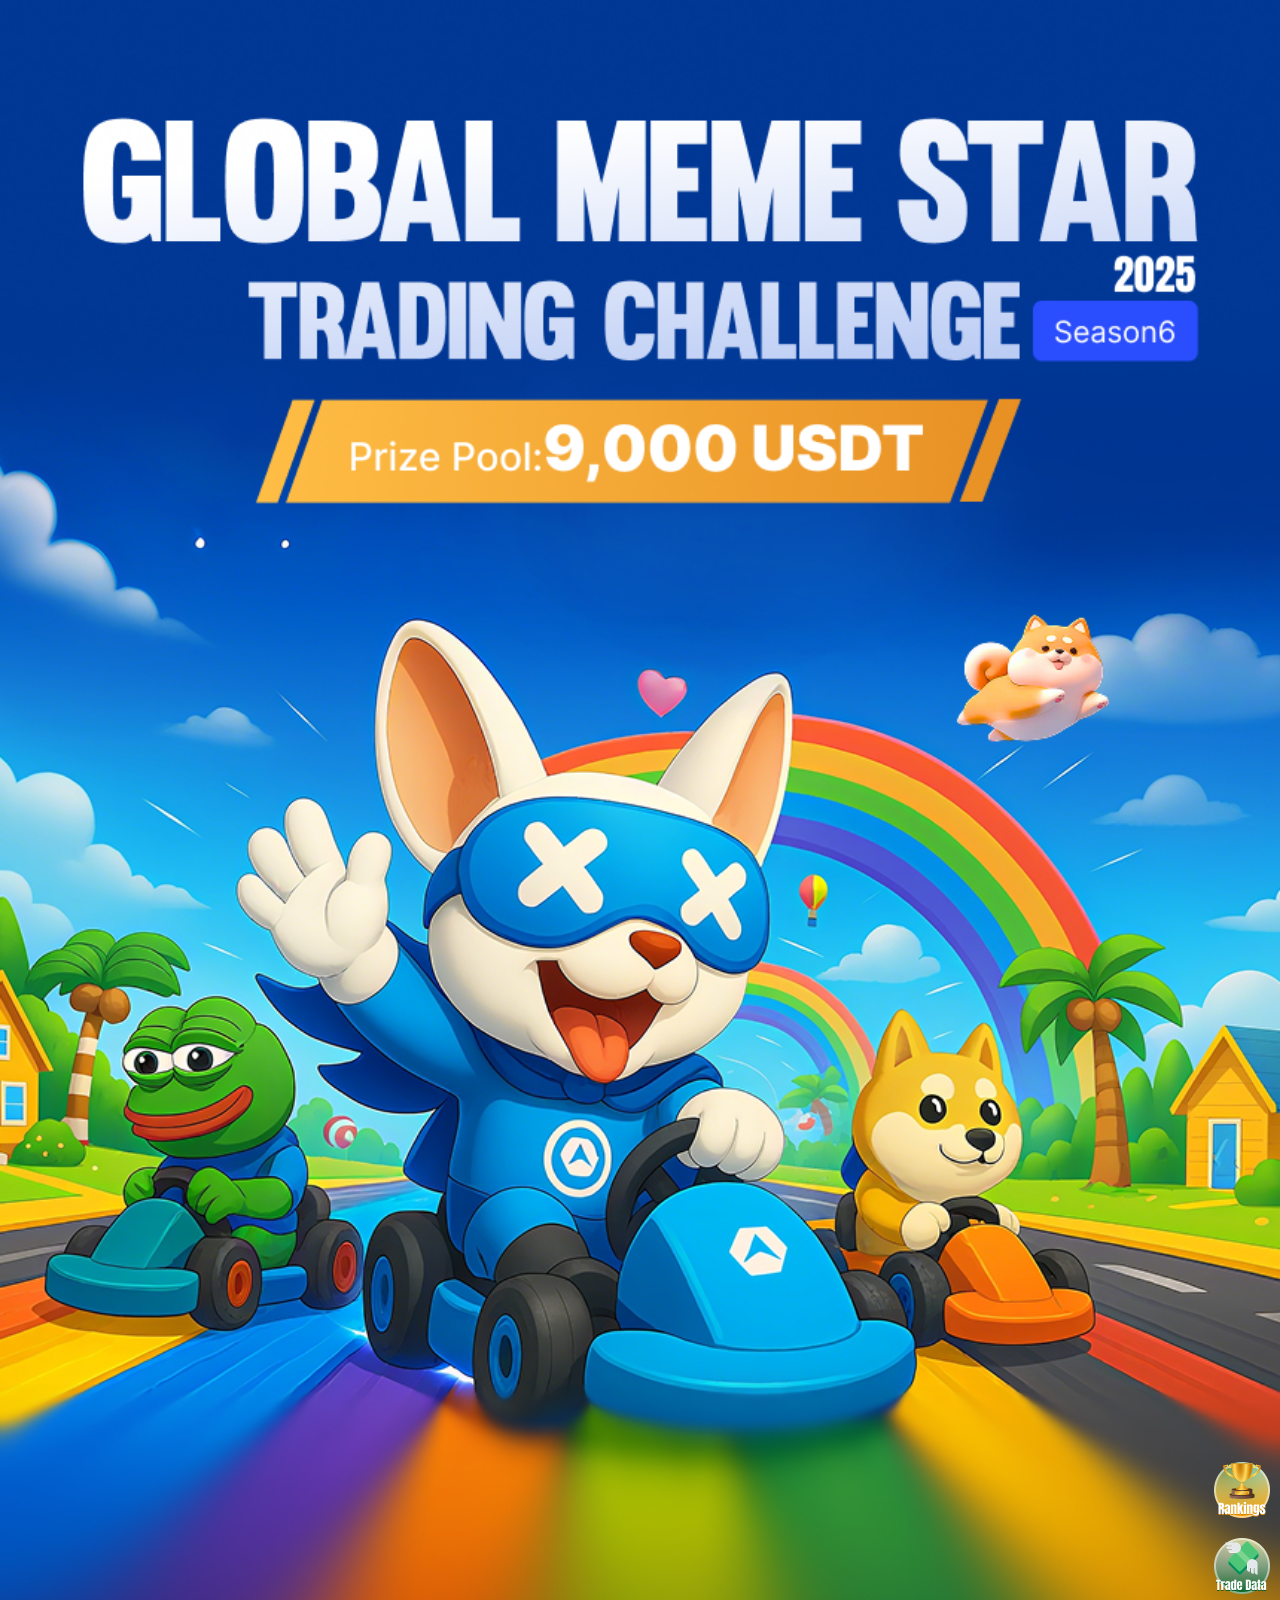
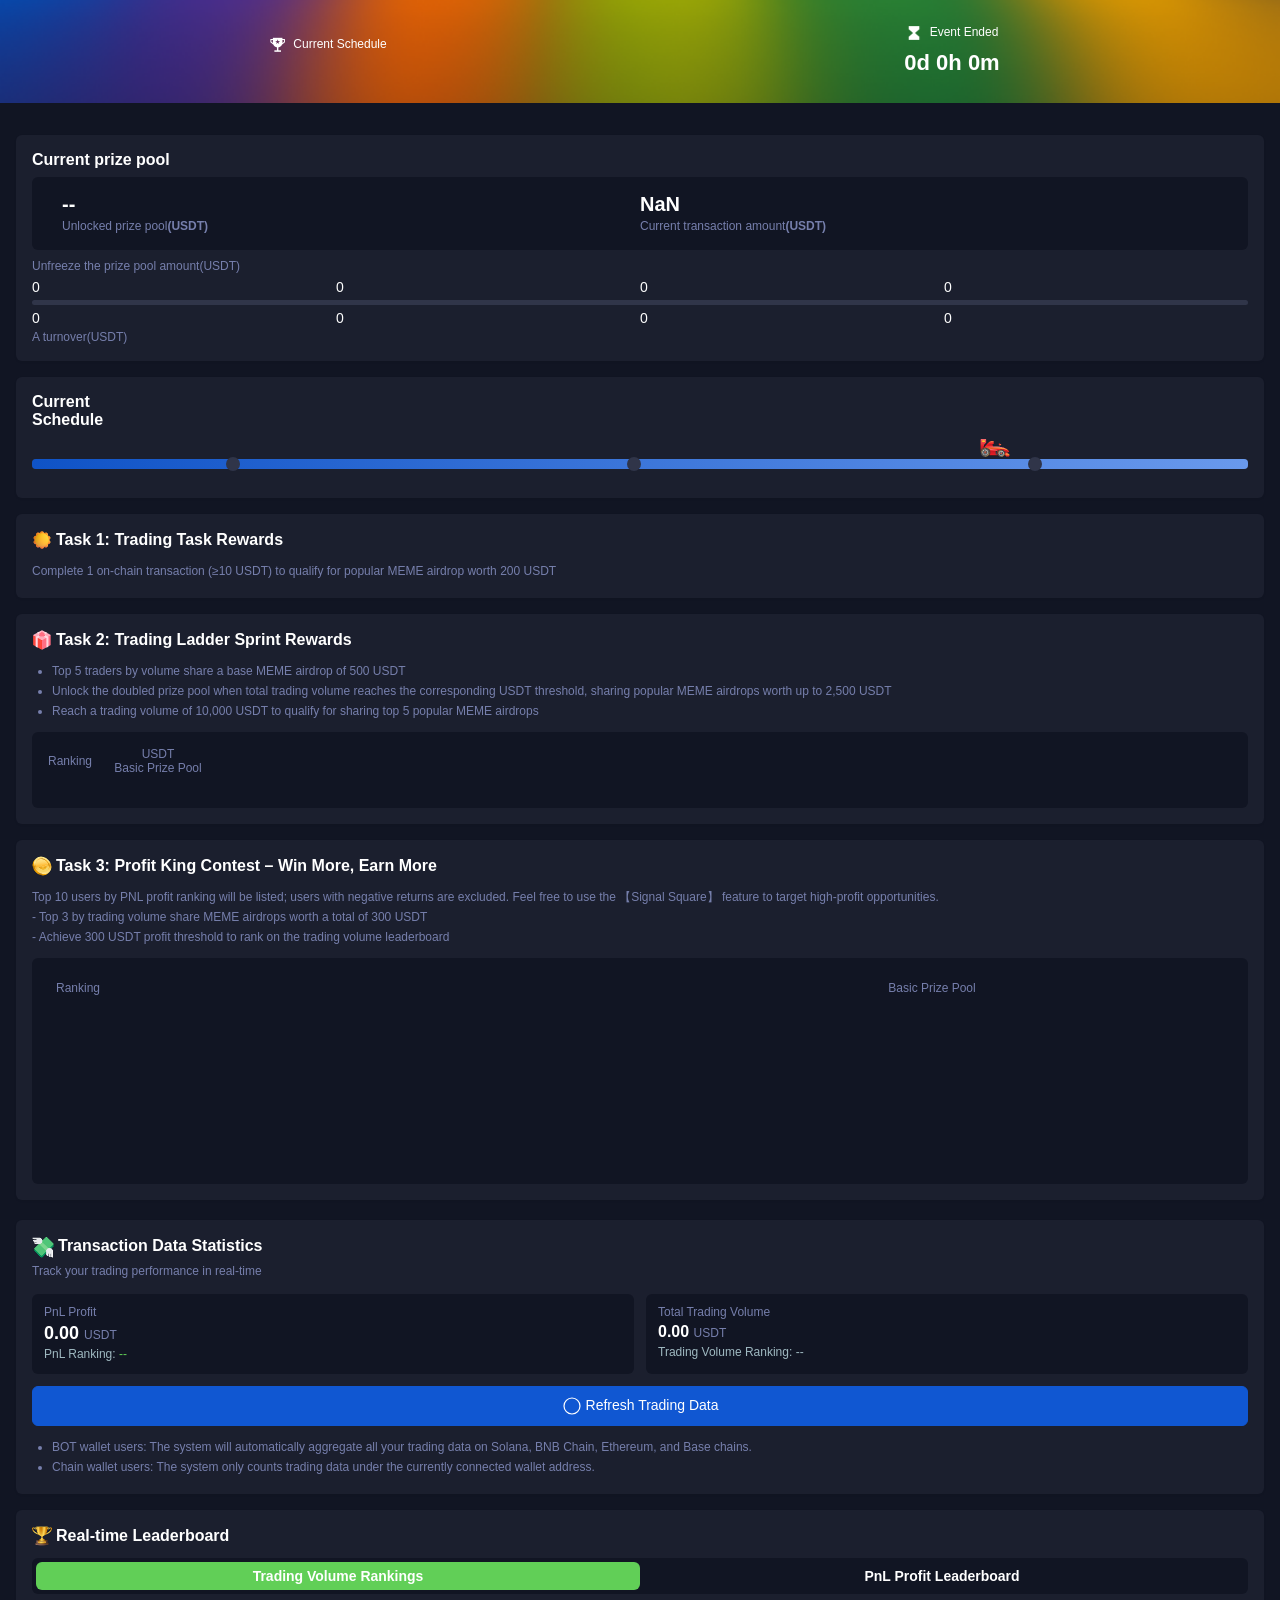
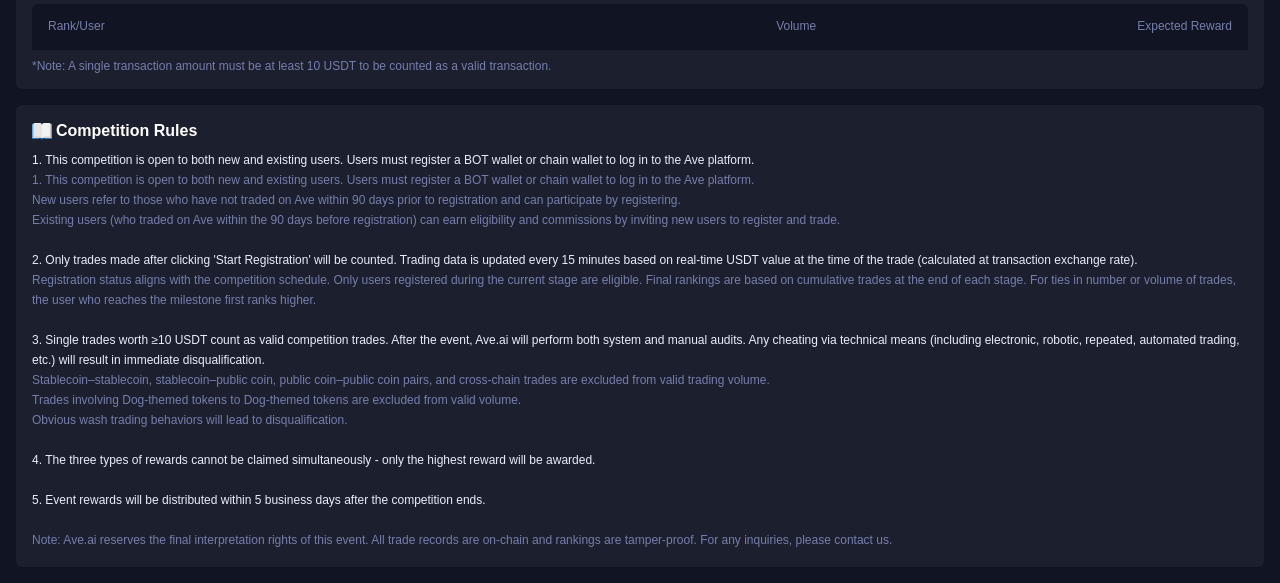
<file: index.html>
<!doctype html><html lang="en"><head><meta charset="UTF-8"><meta name="viewport" content="width=device-width,initial-scale=1,maximum-scale=1"><link rel="icon" href="/favicon.ico"><title>Ave.ai</title><meta property="og:type" content="website"/><meta property="og:url" content="https://airdrop.ave.ai"/><meta property="og:title" content="Ave.ai MEME Trading Airdrop Challenge"/><meta property="og:description" content="Join the AVE Global Meme Star Challenge to win from a 9,000 USDT airdrop! 🚀 Stage 1 is now live—just one trade ≥10 USDT gets you in! More trading, bigger rewards unlocked. Climb the leaderboard to win up to 2,500 USDT in meme tokens. Don't miss out! 🎉"/><meta property="og:image" content="https://ave.s3.ap-east-1.amazonaws.com/logo/share-7.jpeg"/><meta property="og:image:width" content="1200"><meta property="og:image:height" content="600"><meta property="twitter:card" content="summary_large_image"/><meta property="twitter:url" content="https://airdrop.ave.ai"/><meta property="twitter:title" content="Ave.ai MEME Trading Airdrop Challenge"/><meta property="twitter:description" content="Join the AVE Global Meme Star Challenge to win from a 9,000 USDT airdrop! 🚀 Stage 1 is now live—just one trade ≥10 USDT gets you in! More trading, bigger rewards unlocked. Climb the leaderboard to win up to 2,500 USDT in meme tokens. Don't miss out! 🎉"/><meta property="twitter:image" content="https://ave.s3.ap-east-1.amazonaws.com/logo/share-7.jpeg"/><meta property="fb:app_id" content="1024585522541030"><script src="/vemachine.js"></script><script type="module" crossorigin src="/assets/index-f9101322.js"></script><link rel="stylesheet" href="/assets/index-5f0ae6ea.css"><script type="module">import.meta.url;import("_").catch(()=>1);async function* g(){};if(location.protocol!="file:"){window.__vite_is_modern_browser=true}</script><script type="module">!function(){if(window.__vite_is_modern_browser)return;console.warn("vite: loading legacy chunks, syntax error above and the same error below should be ignored");var e=document.getElementById("vite-legacy-polyfill"),n=document.createElement("script");n.src=e.src,n.onload=function(){System.import(document.getElementById('vite-legacy-entry').getAttribute('data-src'))},document.body.appendChild(n)}();</script></head><body><div id="app"></div><script>(function() {
      const prefersDark = window.matchMedia && window.matchMedia('(prefers-color-scheme: dark)').matches
      const setting = localStorage.getItem('color-schema') || 'auto'
      if (setting === 'dark' || (prefersDark && setting !== 'light'))
        document.documentElement.classList.toggle('dark', true)
    })()</script><script nomodule>!function(){var e=document,t=e.createElement("script");if(!("noModule"in t)&&"onbeforeload"in t){var n=!1;e.addEventListener("beforeload",(function(e){if(e.target===t)n=!0;else if(!e.target.hasAttribute("nomodule")||!n)return;e.preventDefault()}),!0),t.type="module",t.src=".",e.head.appendChild(t),t.remove()}}();</script><script nomodule crossorigin id="vite-legacy-polyfill" src="/assets/polyfills-legacy-a2e82b4e.js"></script><script nomodule crossorigin id="vite-legacy-entry" data-src="/assets/index-legacy-d8ea9b26.js">System.import(document.getElementById('vite-legacy-entry').getAttribute('data-src'))</script></body></html>
</file>
<file: assets/index-5f0ae6ea.css>
@charset "UTF-8";*,:before,:after{box-sizing:border-box;border-width:0;border-style:solid;border-color:#e5e7eb}html{line-height:1.5;-webkit-text-size-adjust:100%;-moz-tab-size:4;-o-tab-size:4;tab-size:4;font-family:ui-sans-serif,system-ui,-apple-system,BlinkMacSystemFont,Segoe UI,Roboto,Helvetica Neue,Arial,Noto Sans,sans-serif,"Apple Color Emoji","Segoe UI Emoji",Segoe UI Symbol,"Noto Color Emoji"}body{margin:0;line-height:inherit}hr{height:0;color:inherit;border-top-width:.02667rem}abbr:where([title]){-webkit-text-decoration:underline dotted;text-decoration:underline dotted}h1,h2,h3,h4,h5,h6{font-size:inherit;font-weight:inherit}a{color:inherit;text-decoration:inherit}b,strong{font-weight:bolder}code,kbd,samp,pre{font-family:ui-monospace,SFMono-Regular,Menlo,Monaco,Consolas,Liberation Mono,Courier New,monospace;font-size:1em}small{font-size:80%}sub,sup{font-size:75%;line-height:0;position:relative;vertical-align:baseline}sub{bottom:-.25em}sup{top:-.5em}table{text-indent:0;border-color:inherit;border-collapse:collapse}button,input,optgroup,select,textarea{font-family:inherit;font-feature-settings:inherit;font-variation-settings:inherit;font-size:100%;font-weight:inherit;line-height:inherit;color:inherit;margin:0;padding:0}button,select{text-transform:none}button,[type=button],[type=reset],[type=submit]{-webkit-appearance:button;background-color:transparent;background-image:none}:-moz-focusring{outline:auto}:-moz-ui-invalid{box-shadow:none}progress{vertical-align:baseline}::-webkit-inner-spin-button,::-webkit-outer-spin-button{height:auto}[type=search]{-webkit-appearance:textfield;outline-offset:-.05333rem}::-webkit-search-decoration{-webkit-appearance:none}::-webkit-file-upload-button{-webkit-appearance:button;font:inherit}summary{display:list-item}blockquote,dl,dd,h1,h2,h3,h4,h5,h6,hr,figure,p,pre{margin:0}fieldset{margin:0;padding:0}legend{padding:0}ol,ul,menu{list-style:none;margin:0;padding:0}textarea{resize:vertical}input::-moz-placeholder,textarea::-moz-placeholder{opacity:1;color:#9ca3af}input::placeholder,textarea::placeholder{opacity:1;color:#9ca3af}button,[role=button]{cursor:pointer}:disabled{cursor:default}img,svg,video,canvas,audio,iframe,embed,object{display:block;vertical-align:middle}img,video{max-width:100%;height:auto}[hidden]{display:none}*,:before,:after{--un-rotate:0;--un-rotate-x:0;--un-rotate-y:0;--un-rotate-z:0;--un-scale-x:1;--un-scale-y:1;--un-scale-z:1;--un-skew-x:0;--un-skew-y:0;--un-translate-x:0;--un-translate-y:0;--un-translate-z:0;--un-pan-x: ;--un-pan-y: ;--un-pinch-zoom: ;--un-scroll-snap-strictness:proximity;--un-ordinal: ;--un-slashed-zero: ;--un-numeric-figure: ;--un-numeric-spacing: ;--un-numeric-fraction: ;--un-border-spacing-x:0;--un-border-spacing-y:0;--un-ring-offset-shadow:0 0 rgba(0,0,0,0);--un-ring-shadow:0 0 rgba(0,0,0,0);--un-shadow-inset: ;--un-shadow:0 0 rgba(0,0,0,0);--un-ring-inset: ;--un-ring-offset-width:0;--un-ring-offset-color:#fff;--un-ring-width:0;--un-ring-color:rgba(147,197,253,.5);--un-blur: ;--un-brightness: ;--un-contrast: ;--un-drop-shadow: ;--un-grayscale: ;--un-hue-rotate: ;--un-invert: ;--un-saturate: ;--un-sepia: ;--un-backdrop-blur: ;--un-backdrop-brightness: ;--un-backdrop-contrast: ;--un-backdrop-grayscale: ;--un-backdrop-hue-rotate: ;--un-backdrop-invert: ;--un-backdrop-opacity: ;--un-backdrop-saturate: ;--un-backdrop-sepia: }::backdrop{--un-rotate:0;--un-rotate-x:0;--un-rotate-y:0;--un-rotate-z:0;--un-scale-x:1;--un-scale-y:1;--un-scale-z:1;--un-skew-x:0;--un-skew-y:0;--un-translate-x:0;--un-translate-y:0;--un-translate-z:0;--un-pan-x: ;--un-pan-y: ;--un-pinch-zoom: ;--un-scroll-snap-strictness:proximity;--un-ordinal: ;--un-slashed-zero: ;--un-numeric-figure: ;--un-numeric-spacing: ;--un-numeric-fraction: ;--un-border-spacing-x:0;--un-border-spacing-y:0;--un-ring-offset-shadow:0 0 rgba(0,0,0,0);--un-ring-shadow:0 0 rgba(0,0,0,0);--un-shadow-inset: ;--un-shadow:0 0 rgba(0,0,0,0);--un-ring-inset: ;--un-ring-offset-width:0;--un-ring-offset-color:#fff;--un-ring-width:0;--un-ring-color:rgba(147,197,253,.5);--un-blur: ;--un-brightness: ;--un-contrast: ;--un-drop-shadow: ;--un-grayscale: ;--un-hue-rotate: ;--un-invert: ;--un-saturate: ;--un-sepia: ;--un-backdrop-blur: ;--un-backdrop-brightness: ;--un-backdrop-contrast: ;--un-backdrop-grayscale: ;--un-backdrop-hue-rotate: ;--un-backdrop-invert: ;--un-backdrop-opacity: ;--un-backdrop-saturate: ;--un-backdrop-sepia: }@font-face{font-family:DM Mono;font-style:normal;font-weight:400;font-display:swap;src:url(https://fonts.gstatic.com/s/dmmono/v15/aFTU7PB1QTsUX8KYthSQBLyM.woff2) format("woff2");unicode-range:U+0100-02BA,U+02BD-02C5,U+02C7-02CC,U+02CE-02D7,U+02DD-02FF,U+0304,U+0308,U+0329,U+1D00-1DBF,U+1E00-1E9F,U+1EF2-1EFF,U+2020,U+20A0-20AB,U+20AD-20C0,U+2113,U+2C60-2C7F,U+A720-A7FF}@font-face{font-family:DM Mono;font-style:normal;font-weight:400;font-display:swap;src:url(https://fonts.gstatic.com/s/dmmono/v15/aFTU7PB1QTsUX8KYthqQBA.woff2) format("woff2");unicode-range:U+0000-00FF,U+0131,U+0152-0153,U+02BB-02BC,U+02C6,U+02DA,U+02DC,U+0304,U+0308,U+0329,U+2000-206F,U+20AC,U+2122,U+2191,U+2193,U+2212,U+2215,U+FEFF,U+FFFD}@font-face{font-family:DM Sans;font-style:normal;font-weight:400;font-display:swap;src:url(https://fonts.gstatic.com/s/dmsans/v16/rP2tp2ywxg089UriI5-g4vlH9VoD8CmcqZG40F9JadbnoEwAopxRR232VGM.woff2) format("woff2");unicode-range:U+0100-02BA,U+02BD-02C5,U+02C7-02CC,U+02CE-02D7,U+02DD-02FF,U+0304,U+0308,U+0329,U+1D00-1DBF,U+1E00-1E9F,U+1EF2-1EFF,U+2020,U+20A0-20AB,U+20AD-20C0,U+2113,U+2C60-2C7F,U+A720-A7FF}@font-face{font-family:DM Sans;font-style:normal;font-weight:400;font-display:swap;src:url(https://fonts.gstatic.com/s/dmsans/v16/rP2tp2ywxg089UriI5-g4vlH9VoD8CmcqZG40F9JadbnoEwAopxRSW32.woff2) format("woff2");unicode-range:U+0000-00FF,U+0131,U+0152-0153,U+02BB-02BC,U+02C6,U+02DA,U+02DC,U+0304,U+0308,U+0329,U+2000-206F,U+20AC,U+2122,U+2191,U+2193,U+2212,U+2215,U+FEFF,U+FFFD}@font-face{font-family:"DM Serif Display";font-style:normal;font-weight:400;font-display:swap;src:url(https://fonts.gstatic.com/s/dmserifdisplay/v16/-nFnOHM81r4j6k0gjAW3mujVU2B2G_5x0ujy.woff2) format("woff2");unicode-range:U+0100-02BA,U+02BD-02C5,U+02C7-02CC,U+02CE-02D7,U+02DD-02FF,U+0304,U+0308,U+0329,U+1D00-1DBF,U+1E00-1E9F,U+1EF2-1EFF,U+2020,U+20A0-20AB,U+20AD-20C0,U+2113,U+2C60-2C7F,U+A720-A7FF}@font-face{font-family:"DM Serif Display";font-style:normal;font-weight:400;font-display:swap;src:url(https://fonts.gstatic.com/s/dmserifdisplay/v16/-nFnOHM81r4j6k0gjAW3mujVU2B2G_Bx0g.woff2) format("woff2");unicode-range:U+0000-00FF,U+0131,U+0152-0153,U+02BB-02BC,U+02C6,U+02DA,U+02DC,U+0304,U+0308,U+0329,U+2000-206F,U+20AC,U+2122,U+2191,U+2193,U+2212,U+2215,U+FEFF,U+FFFD}.absolute{position:absolute}.relative{position:relative}.bottom-109px{bottom:2.90667rem}.bottom-185px{bottom:4.93333rem}.bottom-30px{bottom:.8rem}.right-10px{right:.26667rem}.top-0{top:0}.top-50\%{top:50%}.isolate{isolation:isolate}.grid{display:grid}.grid-cols-2{grid-template-columns:repeat(2,minmax(0,1fr))}.important-my-12px{margin-top:.32rem!important;margin-bottom:.32rem!important}.mx-4px{margin-left:.10667rem;margin-right:.10667rem}.mx-8px{margin-left:.21333rem;margin-right:.21333rem}.my-10px{margin-top:.26667rem;margin-bottom:.26667rem}.my-4px{margin-top:.10667rem;margin-bottom:.10667rem}.my-5px{margin-top:.13333rem;margin-bottom:.13333rem}.mb-12px{margin-bottom:.32rem}.mb-13px{margin-bottom:.34667rem}.mb-20px{margin-bottom:.53333rem}.mb-4px{margin-bottom:.10667rem}.mb-5px{margin-bottom:.13333rem}.mb-8px{margin-bottom:.21333rem}.me{margin-inline-end:1rem}.ml-4px{margin-left:.10667rem}.mr-10px{margin-right:.26667rem}.mr-4px{margin-right:.10667rem}.mr-8px{margin-right:.21333rem}.mt-10px{margin-top:.26667rem}.mt-12px{margin-top:.32rem}.mt-16px{margin-top:.42667rem}.mt-20px{margin-top:.53333rem}.mt-30px{margin-top:.8rem}.mt-4px{margin-top:.10667rem}.mt-5px{margin-top:.13333rem}.mt-8px{margin-top:.21333rem}.box-border{box-sizing:border-box}.block,[block=""]{display:block}.hidden{display:none}.\!w-120px{width:3.2rem!important}.\!w-250px{width:6.66667rem!important}.\!w-50px{width:1.33333rem!important}.h-14px{height:.37333rem}.h-16px{height:.42667rem}.h-1px{height:.02667rem}.h-20px{height:.53333rem}.h-22px{height:.58667rem}.h-30px{height:.8rem}.h-52px{height:1.38667rem}.h-56px{height:1.49333rem}.h-full{height:100%}.max-h-\[260px\]{max-height:6.93333rem}.max-h-40px{max-height:1.06667rem}.max-w-full{max-width:100%}.min-w-120px{min-width:3.2rem}.min-w-16px{min-width:.42667rem}.w-\[140px\]{width:3.73333rem}.w-\[23\%\]{width:23%}.w-\[27\%\]{width:27%}.w-\[50\%\]{width:50%}.w-\[60px\]{width:1.6rem}.w-\[70px\]{width:1.86667rem}.w-100\%,.w-full{width:100%}.w-100px{width:2.66667rem}.w-14px{width:.37333rem}.w-150px{width:4rem}.w-16px{width:.42667rem}.w-20px{width:.53333rem}.w-22px{width:.58667rem}.w-25\%{width:25%}.w-30px{width:.8rem}.w-33\%{width:33%}.w-40px{width:1.06667rem}.w-56px{width:1.49333rem}.flex{display:flex}.flex-1{flex:1 1 0%}.flex-shrink-0{flex-shrink:0}.flex-col{flex-direction:column}.flex-nowrap{flex-wrap:nowrap}.border-collapse{border-collapse:collapse}.translate-y-\[-50\%\]{--un-translate-y:-50%;transform:translate(var(--un-translate-x)) translateY(var(--un-translate-y)) translateZ(var(--un-translate-z)) rotate(var(--un-rotate)) rotateX(var(--un-rotate-x)) rotateY(var(--un-rotate-y)) rotate(var(--un-rotate-z)) skew(var(--un-skew-x)) skewY(var(--un-skew-y)) scaleX(var(--un-scale-x)) scaleY(var(--un-scale-y)) scaleZ(var(--un-scale-z))}.items-center{align-items:center}.justify-end{justify-content:flex-end}.justify-center{justify-content:center}.justify-between{justify-content:space-between}.gap-12px{gap:.32rem}.overflow-hidden{overflow:hidden}.overflow-x-auto{overflow-x:auto}.overflow-x-hidden{overflow-x:hidden}.overflow-y-auto{overflow-y:auto}.whitespace-nowrap{white-space:nowrap}.border{border-width:.02667rem}.important-rounded-6px{border-radius:.16rem!important}.rounded{border-radius:.25rem}.rounded-12px{border-radius:.32rem}.rounded-2px{border-radius:.05333rem}.rounded-50\%{border-radius:50%}.rounded-6px{border-radius:.16rem}.rounded-t-6px{border-top-left-radius:.16rem;border-top-right-radius:.16rem}.bg-\[\#111523\]{--un-bg-opacity:1;background-color:rgba(17,21,35,var(--un-bg-opacity))}.bg-\[\#146AFF\]{--un-bg-opacity:1;background-color:rgba(20,106,255,var(--un-bg-opacity))}.bg-\[\#303549\]{--un-bg-opacity:1;background-color:rgba(48,53,73,var(--un-bg-opacity))}.bg-\[\#363D51\]{--un-bg-opacity:1;background-color:rgba(54,61,81,var(--un-bg-opacity))}[stroke-width~="10"]{stroke-width:.26667rem}.p-12px{padding:.32rem}.p-14px{padding:.37333rem}.p-16px{padding:.42667rem}.p-4px{padding:.10667rem}.px-10px{padding-left:.26667rem;padding-right:.26667rem}.px-12px{padding-left:.32rem;padding-right:.32rem}.px-16px{padding-left:.42667rem;padding-right:.42667rem}.px-30px{padding-left:.8rem;padding-right:.8rem}.px-5px{padding-left:.13333rem;padding-right:.13333rem}.px-8px{padding-left:.21333rem;padding-right:.21333rem}.py-16px{padding-top:.42667rem;padding-bottom:.42667rem}.py-5px{padding-top:.13333rem;padding-bottom:.13333rem}.py-6px{padding-top:.16rem;padding-bottom:.16rem}.py-8px{padding-top:.21333rem;padding-bottom:.21333rem}.pb-16px{padding-bottom:.42667rem}.pl-0{padding-left:0}.pl-6px{padding-left:.16rem}.pl-8px{padding-left:.21333rem}.pr-10px{padding-right:.26667rem}.pr-14px{padding-right:.37333rem}.pr-16px{padding-right:.42667rem}.pt-10px{padding-top:.26667rem}.pt-8px{padding-top:.21333rem}.text-center{text-align:center}.text-right{text-align:right}.\!text-11px{font-size:.29333rem!important}.\!text-15px{font-size:.4rem!important}.text-10px{font-size:.26667rem}.text-12px{font-size:.32rem}.text-13px{font-size:.34667rem}.text-14px{font-size:.37333rem}.text-16px{font-size:.42667rem}.text-18px{font-size:.48rem}.text-20px{font-size:.53333rem}.text-22px{font-size:.58667rem}.font-500,.font-medium{font-weight:500}.font-700{font-weight:700}.font-normal{font-weight:400}.font-semibold{font-weight:600}.leading-20px{line-height:.53333rem}.leading-50px{line-height:1.33333rem}.color-\[\#767FAC\],.text-\[\#767FAC\]{--un-text-opacity:1;color:rgba(118,127,172,var(--un-text-opacity))}.color-\#000{--un-text-opacity:1;color:rgba(0,0,0,var(--un-text-opacity))}.color-\#333{--un-text-opacity:1;color:rgba(51,51,51,var(--un-text-opacity))}.color-\#fff,.color-white,.text-\[\#fff\],.text-white,[color~="#fff"]{--un-text-opacity:1;color:rgba(255,255,255,var(--un-text-opacity))}[color~="#0F53C7"]{--un-text-opacity:1;color:rgba(15,83,199,var(--un-text-opacity))}[color~="#1057D2"]{--un-text-opacity:1;color:rgba(16,87,210,var(--un-text-opacity))}[color~="#6999EC"]{--un-text-opacity:1;color:rgba(105,153,236,var(--un-text-opacity))}.text-\[\#61CF57\]{--un-text-opacity:1;color:rgba(97,207,87,var(--un-text-opacity))}.text-\[\#9FB9C1\]{--un-text-opacity:1;color:rgba(159,185,193,var(--un-text-opacity))}.text-\[\#EAEEFC\]{--un-text-opacity:1;color:rgba(234,238,252,var(--un-text-opacity))}.transition-width{transition-property:width;transition-timing-function:cubic-bezier(.4,0,.2,1);transition-duration:.15s}.duration-300{transition-duration:.3s}:root,:host{--van-black: #000;--van-white: #fff;--van-gray-1: #f7f8fa;--van-gray-2: #f2f3f5;--van-gray-3: #ebedf0;--van-gray-4: #dcdee0;--van-gray-5: #c8c9cc;--van-gray-6: #969799;--van-gray-7: #646566;--van-gray-8: #323233;--van-red: #ee0a24;--van-blue: #1989fa;--van-orange: #ff976a;--van-orange-dark: #ed6a0c;--van-orange-light: #fffbe8;--van-green: #07c160;--van-gradient-red: linear-gradient(to right, #ff6034, #ee0a24);--van-gradient-orange: linear-gradient(to right, #ffd01e, #ff8917);--van-primary-color: var(--van-blue);--van-success-color: var(--van-green);--van-danger-color: var(--van-red);--van-warning-color: var(--van-orange);--van-text-color: var(--van-gray-8);--van-text-color-2: var(--van-gray-6);--van-text-color-3: var(--van-gray-5);--van-active-color: var(--van-gray-2);--van-active-opacity: .6;--van-disabled-opacity: .5;--van-background: var(--van-gray-1);--van-background-2: var(--van-white);--van-background-3: var(--van-white);--van-padding-base: .10667rem;--van-padding-xs: .21333rem;--van-padding-sm: .32rem;--van-padding-md: .42667rem;--van-padding-lg: .64rem;--van-padding-xl: .85333rem;--van-font-bold: 600;--van-font-size-xs: .26667rem;--van-font-size-sm: .32rem;--van-font-size-md: .37333rem;--van-font-size-lg: .42667rem;--van-line-height-xs: .37333rem;--van-line-height-sm: .48rem;--van-line-height-md: .53333rem;--van-line-height-lg: .58667rem;--van-base-font: -apple-system, BlinkMacSystemFont, "Helvetica Neue", Helvetica, Segoe UI, Arial, Roboto, "PingFang SC", "miui", "Hiragino Sans GB", "Microsoft Yahei", sans-serif;--van-price-font: avenir-heavy, "PingFang SC", helvetica neue, arial, sans-serif;--van-duration-base: .3s;--van-duration-fast: .2s;--van-ease-out: ease-out;--van-ease-in: ease-in;--van-border-color: var(--van-gray-3);--van-border-width: .02667rem;--van-radius-sm: .05333rem;--van-radius-md: .10667rem;--van-radius-lg: .21333rem;--van-radius-max: 26.64rem}.van-theme-dark{--van-text-color: #f5f5f5;--van-text-color-2: #707070;--van-text-color-3: #4d4d4d;--van-border-color: #3a3a3c;--van-active-color: #3a3a3c;--van-background: #000;--van-background-2: #1c1c1e;--van-background-3: #37363b}html{-webkit-tap-highlight-color:transparent}body{margin:0;font-family:var(--van-base-font)}a{text-decoration:none}input,button,textarea{color:inherit;font:inherit}a:focus,input:focus,button:focus,textarea:focus,[class*=van-]:focus{outline:none}ol,ul{margin:0;padding:0;list-style:none}@keyframes van-slide-up-enter{0%{transform:translate3d(0,100%,0)}}@keyframes van-slide-up-leave{to{transform:translate3d(0,100%,0)}}@keyframes van-slide-down-enter{0%{transform:translate3d(0,-100%,0)}}@keyframes van-slide-down-leave{to{transform:translate3d(0,-100%,0)}}@keyframes van-slide-left-enter{0%{transform:translate3d(-100%,0,0)}}@keyframes van-slide-left-leave{to{transform:translate3d(-100%,0,0)}}@keyframes van-slide-right-enter{0%{transform:translate3d(100%,0,0)}}@keyframes van-slide-right-leave{to{transform:translate3d(100%,0,0)}}@keyframes van-fade-in{0%{opacity:0}to{opacity:1}}@keyframes van-fade-out{0%{opacity:1}to{opacity:0}}@keyframes van-rotate{0%{transform:rotate(0)}to{transform:rotate(360deg)}}.van-fade-enter-active{animation:var(--van-duration-base) van-fade-in both var(--van-ease-out)}.van-fade-leave-active{animation:var(--van-duration-base) van-fade-out both var(--van-ease-in)}.van-slide-up-enter-active{animation:van-slide-up-enter var(--van-duration-base) both var(--van-ease-out)}.van-slide-up-leave-active{animation:van-slide-up-leave var(--van-duration-base) both var(--van-ease-in)}.van-slide-down-enter-active{animation:van-slide-down-enter var(--van-duration-base) both var(--van-ease-out)}.van-slide-down-leave-active{animation:van-slide-down-leave var(--van-duration-base) both var(--van-ease-in)}.van-slide-left-enter-active{animation:van-slide-left-enter var(--van-duration-base) both var(--van-ease-out)}.van-slide-left-leave-active{animation:van-slide-left-leave var(--van-duration-base) both var(--van-ease-in)}.van-slide-right-enter-active{animation:van-slide-right-enter var(--van-duration-base) both var(--van-ease-out)}.van-slide-right-leave-active{animation:van-slide-right-leave var(--van-duration-base) both var(--van-ease-in)}.van-clearfix:after{display:table;clear:both;content:""}.van-ellipsis{overflow:hidden;white-space:nowrap;text-overflow:ellipsis}.van-multi-ellipsis--l2{display:-webkit-box;overflow:hidden;text-overflow:ellipsis;-webkit-line-clamp:2;line-break:anywhere;-webkit-box-orient:vertical}.van-multi-ellipsis--l3{display:-webkit-box;overflow:hidden;text-overflow:ellipsis;-webkit-line-clamp:3;line-break:anywhere;-webkit-box-orient:vertical}.van-safe-area-top{padding-top:constant(safe-area-inset-top);padding-top:env(safe-area-inset-top)}.van-safe-area-bottom{padding-bottom:constant(safe-area-inset-bottom);padding-bottom:env(safe-area-inset-bottom)}.van-haptics-feedback{cursor:pointer}.van-haptics-feedback:active{opacity:var(--van-active-opacity)}[class*=van-hairline]:after{position:absolute;box-sizing:border-box;content:" ";pointer-events:none;top:-50%;right:-50%;bottom:-50%;left:-50%;border:0 solid var(--van-border-color);transform:scale(.5)}.van-hairline,.van-hairline--top,.van-hairline--left,.van-hairline--right,.van-hairline--bottom,.van-hairline--surround,.van-hairline--top-bottom{position:relative}.van-hairline--top:after{border-top-width:var(--van-border-width)}.van-hairline--left:after{border-left-width:var(--van-border-width)}.van-hairline--right:after{border-right-width:var(--van-border-width)}.van-hairline--bottom:after{border-bottom-width:var(--van-border-width)}.van-hairline--top-bottom:after,.van-hairline-unset--top-bottom:after{border-width:var(--van-border-width) 0}.van-hairline--surround:after{border-width:var(--van-border-width)}:root,:host{--van-count-down-text-color: var(--van-text-color);--van-count-down-font-size: var(--van-font-size-md);--van-count-down-line-height: var(--van-line-height-md)}.van-count-down{color:var(--van-count-down-text-color);font-size:var(--van-count-down-font-size);line-height:var(--van-count-down-line-height)}.rule-box[data-v-550da2b8]{background:#1B1F2E;box-shadow:0 .02667rem .08rem rgba(0,0,0,.05)}.ordered-list[data-v-550da2b8]{list-style-type:none;line-height:.53333rem;margin-bottom:0;color:#eaeefc}.unordered-list[data-v-550da2b8]{list-style-type:none;line-height:.53333rem;color:#767fac}.task-box[data-v-99b0ae5d]{background:#1B1F2E;box-shadow:0 .02667rem .08rem rgba(0,0,0,.05)}.task-box .unordered-list[data-v-99b0ae5d]{list-style-type:none;line-height:.53333rem;color:#767fac}.task-box[data-v-e34e600c]{background:#1B1F2E;box-shadow:0 .02667rem .08rem rgba(0,0,0,.05)}.task-box .task-item[data-v-e34e600c]{background:#303549;height:1.38667rem}.task-box .task-list.active[data-v-e34e600c]{background:#61CF57;border-radius:.16rem;color:#fff}.task-box .unordered-list[data-v-e34e600c]{list-style-type:disc;padding-left:.53333rem;line-height:.53333rem;margin-top:0;margin-bottom:0;font-size:.32rem}.task-box .custom-scrollbar[data-v-e34e600c]{scrollbar-width:thin;scrollbar-color:#414554;max-height:6.93333rem;height:6.93333rem}.task-box .custom-scrollbar[data-v-e34e600c]::-webkit-scrollbar{width:.10667rem}.task-box .custom-scrollbar[data-v-e34e600c]::-webkit-scrollbar-track{background:rgba(0,52,69,.5);border-radius:.05333rem}.task-box .custom-scrollbar[data-v-e34e600c]::-webkit-scrollbar-thumb{background:#414554;border-radius:.05333rem}.task-box[data-v-c40df295]{background:#1B1F2E;box-shadow:0 .02667rem .08rem rgba(0,0,0,.05)}.task-box .task-item[data-v-c40df295]{background:#303549;height:1.38667rem;border-radius:.05333rem}.task-box .task-list.active[data-v-c40df295]{background:#61CF57;border-radius:.16rem;color:#fff}.task-box .unordered-list[data-v-c40df295]{list-style-type:none;line-height:.53333rem;margin-top:0;margin-bottom:0;font-size:.32rem}.task-box .custom-scrollbar[data-v-c40df295]{scrollbar-width:thin;scrollbar-color:#414554;max-height:4.16rem;height:4.16rem}.task-box .custom-scrollbar[data-v-c40df295]::-webkit-scrollbar{width:.10667rem}.task-box .custom-scrollbar[data-v-c40df295]::-webkit-scrollbar-track{background:rgba(0,52,69,.5);border-radius:.05333rem}.task-box .custom-scrollbar[data-v-c40df295]::-webkit-scrollbar-thumb{background:#414554;border-radius:.05333rem}:root,:host{--van-badge-size: .42667rem;--van-badge-color: var(--van-white);--van-badge-padding: 0 .08rem;--van-badge-font-size: var(--van-font-size-sm);--van-badge-font-weight: var(--van-font-bold);--van-badge-border-width: var(--van-border-width);--van-badge-background: var(--van-danger-color);--van-badge-dot-color: var(--van-danger-color);--van-badge-dot-size: .21333rem;--van-badge-font: -apple-system-font, helvetica neue, arial, sans-serif}.van-badge{display:inline-block;box-sizing:border-box;min-width:var(--van-badge-size);padding:var(--van-badge-padding);color:var(--van-badge-color);font-weight:var(--van-badge-font-weight);font-size:var(--van-badge-font-size);font-family:var(--van-badge-font);line-height:1.2;text-align:center;background:var(--van-badge-background);border:var(--van-badge-border-width) solid var(--van-background-2);border-radius:var(--van-radius-max)}.van-badge--fixed{position:absolute;transform-origin:100%}.van-badge--top-left{top:0;left:0;transform:translate(-50%,-50%)}.van-badge--top-right{top:0;right:0;transform:translate(50%,-50%)}.van-badge--bottom-left{bottom:0;left:0;transform:translate(-50%,50%)}.van-badge--bottom-right{bottom:0;right:0;transform:translate(50%,50%)}.van-badge--dot{width:var(--van-badge-dot-size);min-width:0;height:var(--van-badge-dot-size);background:var(--van-badge-dot-color);border-radius:100%;border:none;padding:0}.van-badge__wrapper{position:relative;display:inline-block}.van-icon{position:relative;display:inline-block;font:.37333rem/1 vant-icon;font:normal normal normal .37333rem/1 var(--van-icon-font-family, "vant-icon");font-size:inherit;text-rendering:auto;-webkit-font-smoothing:antialiased}.van-icon:before{display:inline-block}.van-icon-arrow-double-left:before{content:""}.van-icon-arrow-double-right:before{content:""}.van-icon-contact:before{content:""}.van-icon-notes:before{content:""}.van-icon-records:before{content:""}.van-icon-cash-back-record:before{content:""}.van-icon-newspaper:before{content:""}.van-icon-discount:before{content:""}.van-icon-completed:before{content:""}.van-icon-user:before{content:""}.van-icon-description:before{content:""}.van-icon-list-switch:before{content:""}.van-icon-list-switching:before{content:""}.van-icon-link-o:before{content:""}.van-icon-miniprogram-o:before{content:""}.van-icon-qq:before{content:""}.van-icon-wechat-moments:before{content:""}.van-icon-weibo:before{content:""}.van-icon-cash-o:before{content:""}.van-icon-guide-o:before{content:""}.van-icon-invitation:before{content:""}.van-icon-shield-o:before{content:""}.van-icon-exchange:before{content:""}.van-icon-eye:before{content:""}.van-icon-enlarge:before{content:""}.van-icon-expand-o:before{content:""}.van-icon-eye-o:before{content:""}.van-icon-expand:before{content:""}.van-icon-filter-o:before{content:""}.van-icon-fire:before{content:""}.van-icon-fail:before{content:""}.van-icon-failure:before{content:""}.van-icon-fire-o:before{content:""}.van-icon-flag-o:before{content:""}.van-icon-font:before{content:""}.van-icon-font-o:before{content:""}.van-icon-gem-o:before{content:""}.van-icon-flower-o:before{content:""}.van-icon-gem:before{content:""}.van-icon-gift-card:before{content:""}.van-icon-friends:before{content:""}.van-icon-friends-o:before{content:""}.van-icon-gold-coin:before{content:""}.van-icon-gold-coin-o:before{content:""}.van-icon-good-job-o:before{content:""}.van-icon-gift:before{content:""}.van-icon-gift-o:before{content:""}.van-icon-gift-card-o:before{content:""}.van-icon-good-job:before{content:""}.van-icon-home-o:before{content:""}.van-icon-goods-collect:before{content:""}.van-icon-graphic:before{content:""}.van-icon-goods-collect-o:before{content:""}.van-icon-hot-o:before{content:""}.van-icon-info:before{content:""}.van-icon-hotel-o:before{content:""}.van-icon-info-o:before{content:""}.van-icon-hot-sale-o:before{content:""}.van-icon-hot:before{content:""}.van-icon-like:before{content:""}.van-icon-idcard:before{content:""}.van-icon-like-o:before{content:""}.van-icon-hot-sale:before{content:""}.van-icon-location-o:before{content:""}.van-icon-location:before{content:""}.van-icon-label:before{content:""}.van-icon-lock:before{content:""}.van-icon-label-o:before{content:""}.van-icon-map-marked:before{content:""}.van-icon-logistics:before{content:""}.van-icon-manager:before{content:""}.van-icon-more:before{content:""}.van-icon-live:before{content:""}.van-icon-manager-o:before{content:""}.van-icon-medal:before{content:""}.van-icon-more-o:before{content:""}.van-icon-music-o:before{content:""}.van-icon-music:before{content:""}.van-icon-new-arrival-o:before{content:""}.van-icon-medal-o:before{content:""}.van-icon-new-o:before{content:""}.van-icon-free-postage:before{content:""}.van-icon-newspaper-o:before{content:""}.van-icon-new-arrival:before{content:""}.van-icon-minus:before{content:""}.van-icon-orders-o:before{content:""}.van-icon-new:before{content:""}.van-icon-paid:before{content:""}.van-icon-notes-o:before{content:""}.van-icon-other-pay:before{content:""}.van-icon-pause-circle:before{content:""}.van-icon-pause:before{content:""}.van-icon-pause-circle-o:before{content:""}.van-icon-peer-pay:before{content:""}.van-icon-pending-payment:before{content:""}.van-icon-passed:before{content:""}.van-icon-plus:before{content:""}.van-icon-phone-circle-o:before{content:""}.van-icon-phone-o:before{content:""}.van-icon-printer:before{content:""}.van-icon-photo-fail:before{content:""}.van-icon-phone:before{content:""}.van-icon-photo-o:before{content:""}.van-icon-play-circle:before{content:""}.van-icon-play:before{content:""}.van-icon-phone-circle:before{content:""}.van-icon-point-gift-o:before{content:""}.van-icon-point-gift:before{content:""}.van-icon-play-circle-o:before{content:""}.van-icon-shrink:before{content:""}.van-icon-photo:before{content:""}.van-icon-qr:before{content:""}.van-icon-qr-invalid:before{content:""}.van-icon-question-o:before{content:""}.van-icon-revoke:before{content:""}.van-icon-replay:before{content:""}.van-icon-service:before{content:""}.van-icon-question:before{content:""}.van-icon-search:before{content:""}.van-icon-refund-o:before{content:""}.van-icon-service-o:before{content:""}.van-icon-scan:before{content:""}.van-icon-share:before{content:""}.van-icon-send-gift-o:before{content:""}.van-icon-share-o:before{content:""}.van-icon-setting:before{content:""}.van-icon-points:before{content:""}.van-icon-photograph:before{content:""}.van-icon-shop:before{content:""}.van-icon-shop-o:before{content:""}.van-icon-shop-collect-o:before{content:""}.van-icon-shop-collect:before{content:""}.van-icon-smile:before{content:""}.van-icon-shopping-cart-o:before{content:""}.van-icon-sign:before{content:""}.van-icon-sort:before{content:""}.van-icon-star-o:before{content:""}.van-icon-smile-comment-o:before{content:""}.van-icon-stop:before{content:""}.van-icon-stop-circle-o:before{content:""}.van-icon-smile-o:before{content:""}.van-icon-star:before{content:""}.van-icon-success:before{content:""}.van-icon-stop-circle:before{content:""}.van-icon-records-o:before{content:""}.van-icon-shopping-cart:before{content:""}.van-icon-tosend:before{content:""}.van-icon-todo-list:before{content:""}.van-icon-thumb-circle-o:before{content:""}.van-icon-thumb-circle:before{content:""}.van-icon-umbrella-circle:before{content:""}.van-icon-underway:before{content:""}.van-icon-upgrade:before{content:""}.van-icon-todo-list-o:before{content:""}.van-icon-tv-o:before{content:""}.van-icon-underway-o:before{content:""}.van-icon-user-o:before{content:""}.van-icon-vip-card-o:before{content:""}.van-icon-vip-card:before{content:""}.van-icon-send-gift:before{content:""}.van-icon-wap-home:before{content:""}.van-icon-wap-nav:before{content:""}.van-icon-volume-o:before{content:""}.van-icon-video:before{content:""}.van-icon-wap-home-o:before{content:""}.van-icon-volume:before{content:""}.van-icon-warning:before{content:""}.van-icon-weapp-nav:before{content:""}.van-icon-wechat-pay:before{content:""}.van-icon-warning-o:before{content:""}.van-icon-wechat:before{content:""}.van-icon-setting-o:before{content:""}.van-icon-youzan-shield:before{content:""}.van-icon-warn-o:before{content:""}.van-icon-smile-comment:before{content:""}.van-icon-user-circle-o:before{content:""}.van-icon-video-o:before{content:""}.van-icon-add-square:before{content:""}.van-icon-add:before{content:""}.van-icon-arrow-down:before{content:""}.van-icon-arrow-up:before{content:""}.van-icon-arrow:before{content:""}.van-icon-after-sale:before{content:""}.van-icon-add-o:before{content:""}.van-icon-alipay:before{content:""}.van-icon-ascending:before{content:""}.van-icon-apps-o:before{content:""}.van-icon-aim:before{content:""}.van-icon-award:before{content:""}.van-icon-arrow-left:before{content:""}.van-icon-award-o:before{content:""}.van-icon-audio:before{content:""}.van-icon-bag-o:before{content:""}.van-icon-balance-list:before{content:""}.van-icon-back-top:before{content:""}.van-icon-bag:before{content:""}.van-icon-balance-pay:before{content:""}.van-icon-balance-o:before{content:""}.van-icon-bar-chart-o:before{content:""}.van-icon-bars:before{content:""}.van-icon-balance-list-o:before{content:""}.van-icon-birthday-cake-o:before{content:""}.van-icon-bookmark:before{content:""}.van-icon-bill:before{content:""}.van-icon-bell:before{content:""}.van-icon-browsing-history-o:before{content:""}.van-icon-browsing-history:before{content:""}.van-icon-bookmark-o:before{content:""}.van-icon-bulb-o:before{content:""}.van-icon-bullhorn-o:before{content:""}.van-icon-bill-o:before{content:""}.van-icon-calendar-o:before{content:""}.van-icon-brush-o:before{content:""}.van-icon-card:before{content:""}.van-icon-cart-o:before{content:""}.van-icon-cart-circle:before{content:""}.van-icon-cart-circle-o:before{content:""}.van-icon-cart:before{content:""}.van-icon-cash-on-deliver:before{content:""}.van-icon-cash-back-record-o:before{content:""}.van-icon-cashier-o:before{content:""}.van-icon-chart-trending-o:before{content:""}.van-icon-certificate:before{content:""}.van-icon-chat:before{content:""}.van-icon-clear:before{content:""}.van-icon-chat-o:before{content:""}.van-icon-checked:before{content:""}.van-icon-clock:before{content:""}.van-icon-clock-o:before{content:""}.van-icon-close:before{content:""}.van-icon-closed-eye:before{content:""}.van-icon-circle:before{content:""}.van-icon-cluster-o:before{content:""}.van-icon-column:before{content:""}.van-icon-comment-circle-o:before{content:""}.van-icon-cluster:before{content:""}.van-icon-comment:before{content:""}.van-icon-comment-o:before{content:""}.van-icon-comment-circle:before{content:""}.van-icon-completed-o:before{content:""}.van-icon-credit-pay:before{content:""}.van-icon-coupon:before{content:""}.van-icon-debit-pay:before{content:""}.van-icon-coupon-o:before{content:""}.van-icon-contact-o:before{content:""}.van-icon-descending:before{content:""}.van-icon-desktop-o:before{content:""}.van-icon-diamond-o:before{content:""}.van-icon-description-o:before{content:""}.van-icon-delete:before{content:""}.van-icon-diamond:before{content:""}.van-icon-delete-o:before{content:""}.van-icon-cross:before{content:""}.van-icon-edit:before{content:""}.van-icon-ellipsis:before{content:""}.van-icon-down:before{content:""}.van-icon-discount-o:before{content:""}.van-icon-ecard-pay:before{content:""}.van-icon-envelop-o:before{content:""}@font-face{font-weight:400;font-family:vant-icon;font-style:normal;font-display:auto;src:url([data-uri]) format("woff2"),url(//at.alicdn.com/t/c/font_2553510_ciljc7axaw7.woff?t=1705587463221) format("woff")}.van-icon__image{display:block;width:1em;height:1em;-o-object-fit:contain;object-fit:contain}:root,:host{--van-loading-text-color: var(--van-text-color-2);--van-loading-text-font-size: var(--van-font-size-md);--van-loading-spinner-color: var(--van-gray-5);--van-loading-spinner-size: .8rem;--van-loading-spinner-duration: .8s}.van-loading{position:relative;color:var(--van-loading-spinner-color);font-size:0;vertical-align:middle}.van-loading__spinner{position:relative;display:inline-block;width:var(--van-loading-spinner-size);max-width:100%;height:var(--van-loading-spinner-size);max-height:100%;vertical-align:middle;animation:van-rotate var(--van-loading-spinner-duration) linear infinite}.van-loading__spinner--spinner{animation-timing-function:steps(12)}.van-loading__spinner--circular{animation-duration:2s}.van-loading__line{position:absolute;top:0;left:0;width:100%;height:100%}.van-loading__line:before{display:block;width:.05333rem;height:25%;margin:0 auto;background-color:currentColor;border-radius:40%;content:" "}.van-loading__circular{display:block;width:100%;height:100%}.van-loading__circular circle{animation:van-circular 1.5s ease-in-out infinite;stroke:currentColor;stroke-width:3;stroke-linecap:round}.van-loading__text{display:inline-block;margin-left:var(--van-padding-xs);color:var(--van-loading-text-color);font-size:var(--van-loading-text-font-size);vertical-align:middle}.van-loading--vertical{display:flex;flex-direction:column;align-items:center}.van-loading--vertical .van-loading__text{margin:var(--van-padding-xs) 0 0}@keyframes van-circular{0%{stroke-dasharray:1,200;stroke-dashoffset:0}50%{stroke-dasharray:90,150;stroke-dashoffset:-40}to{stroke-dasharray:90,150;stroke-dashoffset:-120}}.van-loading__line--1{transform:rotate(30deg);opacity:1}.van-loading__line--2{transform:rotate(60deg);opacity:.9375}.van-loading__line--3{transform:rotate(90deg);opacity:.875}.van-loading__line--4{transform:rotate(120deg);opacity:.8125}.van-loading__line--5{transform:rotate(150deg);opacity:.75}.van-loading__line--6{transform:rotate(180deg);opacity:.6875}.van-loading__line--7{transform:rotate(210deg);opacity:.625}.van-loading__line--8{transform:rotate(240deg);opacity:.5625}.van-loading__line--9{transform:rotate(270deg);opacity:.5}.van-loading__line--10{transform:rotate(300deg);opacity:.4375}.van-loading__line--11{transform:rotate(330deg);opacity:.375}.van-loading__line--12{transform:rotate(360deg);opacity:.3125}:root,:host{--van-button-mini-height: .64rem;--van-button-mini-padding: 0 var(--van-padding-base);--van-button-mini-font-size: var(--van-font-size-xs);--van-button-small-height: .85333rem;--van-button-small-padding: 0 var(--van-padding-xs);--van-button-small-font-size: var(--van-font-size-sm);--van-button-normal-padding: 0 .4rem;--van-button-normal-font-size: var(--van-font-size-md);--van-button-large-height: 1.33333rem;--van-button-default-height: 1.17333rem;--van-button-default-line-height: 1.2;--van-button-default-font-size: var(--van-font-size-lg);--van-button-default-color: var(--van-text-color);--van-button-default-background: var(--van-background-2);--van-button-default-border-color: var(--van-gray-4);--van-button-primary-color: var(--van-white);--van-button-primary-background: var(--van-primary-color);--van-button-primary-border-color: var(--van-primary-color);--van-button-success-color: var(--van-white);--van-button-success-background: var(--van-success-color);--van-button-success-border-color: var(--van-success-color);--van-button-danger-color: var(--van-white);--van-button-danger-background: var(--van-danger-color);--van-button-danger-border-color: var(--van-danger-color);--van-button-warning-color: var(--van-white);--van-button-warning-background: var(--van-warning-color);--van-button-warning-border-color: var(--van-warning-color);--van-button-border-width: var(--van-border-width);--van-button-radius: var(--van-radius-md);--van-button-round-radius: var(--van-radius-max);--van-button-plain-background: var(--van-white);--van-button-disabled-opacity: var(--van-disabled-opacity);--van-button-icon-size: 1.2em;--van-button-loading-icon-size: .53333rem}.van-theme-dark{--van-button-plain-background: transparent}.van-button{position:relative;display:inline-block;box-sizing:border-box;height:var(--van-button-default-height);margin:0;padding:0;font-size:var(--van-button-default-font-size);line-height:var(--van-button-default-line-height);text-align:center;border-radius:var(--van-button-radius);cursor:pointer;transition:opacity var(--van-duration-fast);-webkit-appearance:none;-webkit-font-smoothing:auto}.van-button:before{position:absolute;top:50%;left:50%;width:100%;height:100%;background:var(--van-black);border:inherit;border-color:var(--van-black);border-radius:inherit;transform:translate(-50%,-50%);opacity:0;content:" "}.van-button:active:before{opacity:.1}.van-button--loading:before,.van-button--disabled:before{display:none}.van-button--default{color:var(--van-button-default-color);background:var(--van-button-default-background);border:var(--van-button-border-width) solid var(--van-button-default-border-color)}.van-button--primary{color:var(--van-button-primary-color);background:var(--van-button-primary-background);border:var(--van-button-border-width) solid var(--van-button-primary-border-color)}.van-button--success{color:var(--van-button-success-color);background:var(--van-button-success-background);border:var(--van-button-border-width) solid var(--van-button-success-border-color)}.van-button--danger{color:var(--van-button-danger-color);background:var(--van-button-danger-background);border:var(--van-button-border-width) solid var(--van-button-danger-border-color)}.van-button--warning{color:var(--van-button-warning-color);background:var(--van-button-warning-background);border:var(--van-button-border-width) solid var(--van-button-warning-border-color)}.van-button--plain{background:var(--van-button-plain-background)}.van-button--plain.van-button--primary{color:var(--van-button-primary-background)}.van-button--plain.van-button--success{color:var(--van-button-success-background)}.van-button--plain.van-button--danger{color:var(--van-button-danger-background)}.van-button--plain.van-button--warning{color:var(--van-button-warning-background)}.van-button--large{width:100%;height:var(--van-button-large-height)}.van-button--normal{padding:var(--van-button-normal-padding);font-size:var(--van-button-normal-font-size)}.van-button--small{height:var(--van-button-small-height);padding:var(--van-button-small-padding);font-size:var(--van-button-small-font-size)}.van-button__loading{color:inherit;font-size:inherit}.van-button__loading .van-loading__spinner{color:currentColor;width:var(--van-button-loading-icon-size);height:var(--van-button-loading-icon-size)}.van-button--mini{height:var(--van-button-mini-height);padding:var(--van-button-mini-padding);font-size:var(--van-button-mini-font-size)}.van-button--mini+.van-button--mini{margin-left:var(--van-padding-base)}.van-button--block{display:block;width:100%}.van-button--disabled{cursor:not-allowed;opacity:var(--van-button-disabled-opacity)}.van-button--loading{cursor:default}.van-button--round{border-radius:var(--van-button-round-radius)}.van-button--square{border-radius:0}.van-button__content{display:flex;align-items:center;justify-content:center;height:100%}.van-button__content:before{content:" "}.van-button__icon{font-size:var(--van-button-icon-size);line-height:inherit}.van-button__icon+.van-button__text,.van-button__loading+.van-button__text,.van-button__text+.van-button__icon,.van-button__text+.van-button__loading{margin-left:var(--van-padding-base)}.van-button--hairline{border-width:0}.van-button--hairline:after{border-color:inherit;border-radius:calc(var(--van-button-radius) * 2)}.van-button--hairline.van-button--round:after{border-radius:var(--van-button-round-radius)}.van-button--hairline.van-button--square:after{border-radius:0}.statistics-box[data-v-d8f1f13e]{background:#1B1F2E;box-shadow:0 .02667rem .08rem rgba(0,0,0,.05)}.statistics-box .unordered-list[data-v-d8f1f13e]{list-style-type:disc;padding-left:.53333rem;line-height:.53333rem;margin-top:0;margin-bottom:0;font-size:.32rem}.rank-box[data-v-72ed2ba1]{background:#1B1F2E;box-shadow:0 .02667rem .08rem rgba(0,0,0,.05)}.rank-box .ranking-item[data-v-72ed2ba1]{background:#303549;height:1.38667rem}.rank-box .rank-list .active[data-v-72ed2ba1]{background:#61CF57;border-radius:.16rem;color:#fff}.rank-box .unordered-list[data-v-72ed2ba1]{list-style-type:none;line-height:.53333rem;color:#767fac}.task-box[data-v-001a0334]{background:#1B1F2E;box-shadow:0 .02667rem .08rem rgba(0,0,0,.05)}.task-box .unordered-list[data-v-001a0334]{list-style-type:none;line-height:.53333rem;color:#767fac}.task-box .progress-bar[data-v-001a0334]{width:100%;height:.13333rem;background-color:#303549;border-radius:.21333rem;overflow:hidden}.task-box .progress-bar div[data-v-001a0334]{height:100%;background-color:#61cf57}:root,:host{--van-progress-height: .10667rem;--van-progress-color: var(--van-primary-color);--van-progress-inactive-color: var(--van-gray-5);--van-progress-background: var(--van-gray-3);--van-progress-pivot-padding: 0 .13333rem;--van-progress-pivot-text-color: var(--van-white);--van-progress-pivot-font-size: var(--van-font-size-xs);--van-progress-pivot-line-height: 1.6;--van-progress-pivot-background: var(--van-primary-color)}.van-progress{position:relative;height:var(--van-progress-height);background:var(--van-progress-background);border-radius:var(--van-progress-height)}.van-progress__portion{position:absolute;left:0;width:100%;height:100%;background:var(--van-progress-color);border-radius:inherit;transform-origin:0;transition:all var(--van-duration-base) var(--van-ease-out)}.van-progress__portion--inactive{background:var(--van-progress-inactive-color)}.van-progress__pivot{position:absolute;top:50%;box-sizing:border-box;min-width:3.6em;padding:var(--van-progress-pivot-padding);color:var(--van-progress-pivot-text-color);font-size:var(--van-progress-pivot-font-size);line-height:var(--van-progress-pivot-line-height);text-align:center;word-break:keep-all;background:var(--van-progress-pivot-background);border-radius:1em;transition:all var(--van-duration-base) var(--van-ease-out)}.van-progress__pivot--inactive{background:var(--van-progress-inactive-color)}.v-select-btn[data-v-c5e1f058]{border-radius:.05333rem;border:.02667rem solid #3C435A;background:#1B1F2E;padding:.13333rem}.course[data-v-af57671b]{background:#1B1F2E;box-shadow:0 .02667rem .08rem rgba(0,0,0,.05)}.course .step-list[data-v-af57671b]{display:flex;justify-content:space-between;border-radius:.10667rem;background:#303549;margin:.13333rem 0 .45333rem}.course .step-list li[data-v-af57671b]{display:flex;align-items:center;justify-content:center;flex:1;height:.21333rem}.course .step-list li.active[data-v-af57671b]{border-radius:.10667rem;background:linear-gradient(90deg,#0F53C7 0%,#6999EC 100%)}.course .step-list li.active[data-v-af57671b]:first-child{border-top-left-radius:.10667rem;border-bottom-left-radius:.10667rem}.course .step-list li.active[data-v-af57671b]:last-child{border-top-right-radius:.10667rem;border-bottom-right-radius:.10667rem}.course .step-list li.active[data-v-af57671b]:after{background:linear-gradient(90deg,#0F53C7 0%,#6999EC 100%);border-color:#18181b}.course .step-list li[data-v-af57671b]:after{content:"";display:block;width:.37333rem;height:.37333rem;border-radius:50%;background:#303549}.course .stage-list[data-v-af57671b]{display:flex;align-items:stretch;border-radius:.16rem}.course .stage-list li[data-v-af57671b]{flex:1;height:1.33333rem;display:flex;flex-direction:column;align-items:center;justify-content:center}.course .stage-list li.active[data-v-af57671b]{background:#0F53C7;border-radius:.10667rem;color:#fff}:root,:host{--van-overlay-z-index: 1;--van-overlay-background: rgba(0, 0, 0, .7)}.van-overlay{position:fixed;top:0;left:0;z-index:var(--van-overlay-z-index);width:100%;height:100%;background:var(--van-overlay-background)}.home-content[data-v-b505516d]{background:#111523;min-height:100vh;color:#fff}.home-content .card[data-v-b505516d],.home-content .course[data-v-b505516d]{background:#1B1F2E;box-shadow:0 .02667rem .08rem rgba(0,0,0,.05)}.home-content .course .step-list[data-v-b505516d]{display:flex;justify-content:space-between;border-radius:.10667rem;background:#303549;height:.16rem;margin:.13333rem 0 .45333rem}.home-content .course .step-list li[data-v-b505516d]{display:flex;align-items:center;justify-content:center;flex:1;height:.21333rem}.home-content .course .step-list li.active[data-v-b505516d]{border-radius:.10667rem;background:linear-gradient(90deg,#0F53C7 0%,#6999EC 100%)}.home-content .course .step-list li.active[data-v-b505516d]:first-child{border-top-left-radius:.10667rem;border-bottom-left-radius:.10667rem}.home-content .course .step-list li.active[data-v-b505516d]:last-child{border-top-right-radius:.10667rem;border-bottom-right-radius:.10667rem}.home-content .course .step-list li.active[data-v-b505516d]:after{background:linear-gradient(90deg,#0F53C7 0%,#6999EC 100%);border-color:#18181b}.home-content .course .step-list li[data-v-b505516d]:after{content:"";display:block;width:.37333rem;height:.37333rem;border-radius:50%;background:#303549}.home-content .course .stage-list[data-v-b505516d]{display:flex;align-items:stretch;border-radius:.16rem}.home-content .course .stage-list li[data-v-b505516d]{flex:1;height:1.33333rem;display:flex;flex-direction:column;align-items:center;justify-content:center}.home-content .course .stage-list li.active[data-v-b505516d]{background:#0F53C7;border-radius:.10667rem;color:#fff}.home-content .card-1[data-v-b505516d]{position:relative;padding:.4rem;border-radius:.16rem;background-color:transparent;isolation:isolate}.home-content .card-1.cb-fff[data-v-b505516d]{-o-border-image:auto;border-image:auto;border:.02667rem solid #E4E4E7}.home-content .card-1[data-v-b505516d]:not(.cb-fff):before{content:"";position:absolute;top:0;right:0;bottom:0;left:0;border-radius:inherit;padding:.02667rem;background:linear-gradient(306.69deg,#7300e2 0%,#61cf57 76.48%);-webkit-mask:linear-gradient(white 0 0) content-box,linear-gradient(white 0 0);mask:linear-gradient(white 0 0) content-box,linear-gradient(white 0 0);-webkit-mask-composite:xor;mask-composite:exclude;z-index:-1;pointer-events:none}.home-content .progress-bar[data-v-b505516d]{width:100%;height:.42667rem;background-color:#222;border-radius:.21333rem;overflow:hidden}.home-content .progress-bar>div[data-v-b505516d]{height:100%;background-color:#61cf57}.home-content .tabs-list[data-v-b505516d]{display:flex;align-items:stretch;background:#000000;border-radius:.16rem;font-size:.32rem;padding:.10667rem}.home-content .tabs-list li[data-v-b505516d]{flex:1;height:.85333rem;display:flex;flex-direction:column;align-items:center;justify-content:center}.home-content .tabs-list li.active[data-v-b505516d]{background:#7300E2;border-radius:.10667rem;color:#fff}.home-content .rank-list[data-v-b505516d]{border-collapse:collapse}.home-content .rank-list th[data-v-b505516d]{color:#999}.home-content .rank-list th[data-v-b505516d],.home-content .rank-list td[data-v-b505516d]{padding:.42667rem}.home-content .rank-list th[data-v-b505516d]:first-child,.home-content .rank-list td[data-v-b505516d]:first-child{text-align:left;padding-right:0}.home-content .rank-list th[data-v-b505516d]:last-child,.home-content .rank-list td[data-v-b505516d]:last-child{text-align:right;padding-left:0}html,body{margin:0;padding:0;line-height:1.15;font-family:Poppins-Regular,Haas Grot Text R,PingFangSC-Regular,Helvetica Neue,Microsoft YaHei,微软雅黑,Arial,sans-serif}*{box-sizing:border-box}img{display:inline-block}#app{min-height:100vh;margin:0;padding:0}:root{--van-primary-color: #3f80f7}.popup-container.popup-container{background-color:#fff;padding:.4rem;width:90%;min-height:50vh}.popup-title{font-size:.42667rem;text-align:center;margin-top:.13333rem}.clickable{cursor:pointer}.clickable:active{opacity:.5}.color-\#6adff5{font-weight:600}:root,:host{--van-action-bar-background: var(--van-background-2);--van-action-bar-height: 1.33333rem}.van-action-bar{position:fixed;right:0;bottom:0;left:0;display:flex;align-items:center;box-sizing:content-box;height:var(--van-action-bar-height);background:var(--van-action-bar-background)}:root,:host{--van-action-bar-button-height: 1.06667rem;--van-action-bar-button-warning-color: var(--van-gradient-orange);--van-action-bar-button-danger-color: var(--van-gradient-red)}.van-action-bar-button{flex:1;height:var(--van-action-bar-button-height);font-weight:var(--van-font-bold);font-size:var(--van-font-size-md);border:none;border-radius:0}.van-action-bar-button--first{margin-left:.13333rem;border-top-left-radius:var(--van-radius-max);border-bottom-left-radius:var(--van-radius-max)}.van-action-bar-button--last{margin-right:.13333rem;border-top-right-radius:var(--van-radius-max);border-bottom-right-radius:var(--van-radius-max)}.van-action-bar-button--warning{background:var(--van-action-bar-button-warning-color)}.van-action-bar-button--danger{background:var(--van-action-bar-button-danger-color)}@media (max-width: 321px){.van-action-bar-button{font-size:.34667rem}}:root,:host{--van-popup-background: var(--van-background-2);--van-popup-transition: transform var(--van-duration-base);--van-popup-round-radius: .42667rem;--van-popup-close-icon-size: .58667rem;--van-popup-close-icon-color: var(--van-gray-5);--van-popup-close-icon-margin: .42667rem;--van-popup-close-icon-z-index: 1}.van-overflow-hidden{overflow:hidden!important}.van-popup{position:fixed;max-height:100%;overflow-y:auto;box-sizing:border-box;background:var(--van-popup-background);transition:var(--van-popup-transition);-webkit-overflow-scrolling:touch}.van-popup--center{top:50%;left:0;right:0;width:-moz-fit-content;width:fit-content;max-width:calc(100vw - var(--van-padding-md) * 2);margin:0 auto;transform:translateY(-50%)}.van-popup--center.van-popup--round{border-radius:var(--van-popup-round-radius)}.van-popup--top{top:0;left:0;width:100%}.van-popup--top.van-popup--round{border-radius:0 0 var(--van-popup-round-radius) var(--van-popup-round-radius)}.van-popup--right{top:50%;right:0;transform:translate3d(0,-50%,0)}.van-popup--right.van-popup--round{border-radius:var(--van-popup-round-radius) 0 0 var(--van-popup-round-radius)}.van-popup--bottom{bottom:0;left:0;width:100%}.van-popup--bottom.van-popup--round{border-radius:var(--van-popup-round-radius) var(--van-popup-round-radius) 0 0}.van-popup--left{top:50%;left:0;transform:translate3d(0,-50%,0)}.van-popup--left.van-popup--round{border-radius:0 var(--van-popup-round-radius) var(--van-popup-round-radius) 0}.van-popup-slide-top-enter-active,.van-popup-slide-left-enter-active,.van-popup-slide-right-enter-active,.van-popup-slide-bottom-enter-active{transition-timing-function:var(--van-ease-out)}.van-popup-slide-top-leave-active,.van-popup-slide-left-leave-active,.van-popup-slide-right-leave-active,.van-popup-slide-bottom-leave-active{transition-timing-function:var(--van-ease-in)}.van-popup-slide-top-enter-from,.van-popup-slide-top-leave-active{transform:translate3d(0,-100%,0)}.van-popup-slide-right-enter-from,.van-popup-slide-right-leave-active{transform:translate3d(100%,-50%,0)}.van-popup-slide-bottom-enter-from,.van-popup-slide-bottom-leave-active{transform:translate3d(0,100%,0)}.van-popup-slide-left-enter-from,.van-popup-slide-left-leave-active{transform:translate3d(-100%,-50%,0)}.van-popup__close-icon{position:absolute;z-index:var(--van-popup-close-icon-z-index);color:var(--van-popup-close-icon-color);font-size:var(--van-popup-close-icon-size)}.van-popup__close-icon--top-left{top:var(--van-popup-close-icon-margin);left:var(--van-popup-close-icon-margin)}.van-popup__close-icon--top-right{top:var(--van-popup-close-icon-margin);right:var(--van-popup-close-icon-margin)}.van-popup__close-icon--bottom-left{bottom:var(--van-popup-close-icon-margin);left:var(--van-popup-close-icon-margin)}.van-popup__close-icon--bottom-right{right:var(--van-popup-close-icon-margin);bottom:var(--van-popup-close-icon-margin)}:root,:host{--van-dialog-width: 8.53333rem;--van-dialog-small-screen-width: 90%;--van-dialog-font-size: var(--van-font-size-lg);--van-dialog-transition: var(--van-duration-base);--van-dialog-radius: .42667rem;--van-dialog-background: var(--van-background-2);--van-dialog-header-font-weight: var(--van-font-bold);--van-dialog-header-line-height: .64rem;--van-dialog-header-padding-top: .69333rem;--van-dialog-header-isolated-padding: var(--van-padding-lg) 0;--van-dialog-message-padding: var(--van-padding-lg);--van-dialog-message-font-size: var(--van-font-size-md);--van-dialog-message-line-height: var(--van-line-height-md);--van-dialog-message-max-height: 60vh;--van-dialog-has-title-message-text-color: var(--van-gray-7);--van-dialog-has-title-message-padding-top: var(--van-padding-xs);--van-dialog-button-height: 1.28rem;--van-dialog-round-button-height: .96rem;--van-dialog-confirm-button-text-color: var(--van-primary-color)}.van-dialog{top:45%;width:var(--van-dialog-width);overflow:hidden;font-size:var(--van-dialog-font-size);background:var(--van-dialog-background);border-radius:var(--van-dialog-radius);backface-visibility:hidden;transition:var(--van-dialog-transition);transition-property:transform,opacity}@media (max-width: 321px){.van-dialog{width:var(--van-dialog-small-screen-width)}}.van-dialog__header{color:var(--van-text-color);padding-top:var(--van-dialog-header-padding-top);font-weight:var(--van-dialog-header-font-weight);line-height:var(--van-dialog-header-line-height);text-align:center}.van-dialog__header--isolated{padding:var(--van-dialog-header-isolated-padding)}.van-dialog__content--isolated{display:flex;align-items:center;min-height:2.77333rem}.van-dialog__message{color:var(--van-text-color);flex:1;max-height:var(--van-dialog-message-max-height);padding:.69333rem var(--van-dialog-message-padding);overflow-y:auto;font-size:var(--van-dialog-message-font-size);line-height:var(--van-dialog-message-line-height);white-space:pre-wrap;text-align:center;word-wrap:break-word;-webkit-overflow-scrolling:touch}.van-dialog__message--has-title{padding-top:var(--van-dialog-has-title-message-padding-top);color:var(--van-dialog-has-title-message-text-color)}.van-dialog__message--left{text-align:left}.van-dialog__message--right{text-align:right}.van-dialog__message--justify{text-align:justify}.van-dialog__footer{display:flex;overflow:hidden;-webkit-user-select:none;-moz-user-select:none;user-select:none}.van-dialog__confirm,.van-dialog__cancel{flex:1;height:var(--van-dialog-button-height);margin:0;border:0;border-radius:0}.van-dialog__confirm,.van-dialog__confirm:active{color:var(--van-dialog-confirm-button-text-color)}.van-dialog--round-button .van-dialog__footer{position:relative;height:auto;padding:var(--van-padding-xs) var(--van-padding-lg) var(--van-padding-md)}.van-dialog--round-button .van-dialog__message{padding-bottom:var(--van-padding-md);color:var(--van-text-color)}.van-dialog--round-button .van-dialog__confirm,.van-dialog--round-button .van-dialog__cancel{height:var(--van-dialog-round-button-height)}.van-dialog--round-button .van-dialog__confirm{color:var(--van-white)}.van-dialog--round-button .van-action-bar-button--first{border-top-left-radius:var(--van-radius-max);border-bottom-left-radius:var(--van-radius-max)}.van-dialog--round-button .van-action-bar-button--last{border-top-right-radius:var(--van-radius-max);border-bottom-right-radius:var(--van-radius-max)}.van-dialog-bounce-enter-from{transform:translate3d(0,-50%,0) scale(.7);opacity:0}.van-dialog-bounce-leave-active{transform:translate3d(0,-50%,0) scale(.9);opacity:0}:root,:host{--van-toast-max-width: 70%;--van-toast-font-size: var(--van-font-size-md);--van-toast-text-color: var(--van-white);--van-toast-loading-icon-color: var(--van-white);--van-toast-line-height: var(--van-line-height-md);--van-toast-radius: var(--van-radius-lg);--van-toast-background: rgba(0, 0, 0, .7);--van-toast-icon-size: .96rem;--van-toast-text-min-width: 2.56rem;--van-toast-text-padding: var(--van-padding-xs) var(--van-padding-sm);--van-toast-default-padding: var(--van-padding-md);--van-toast-default-width: 2.34667rem;--van-toast-default-min-height: 2.34667rem;--van-toast-position-top-distance: 20%;--van-toast-position-bottom-distance: 20%}.van-toast{display:flex;flex-direction:column;align-items:center;justify-content:center;box-sizing:content-box;transition:all var(--van-duration-fast);width:var(--van-toast-default-width);max-width:var(--van-toast-max-width);min-height:var(--van-toast-default-min-height);padding:var(--van-toast-default-padding);color:var(--van-toast-text-color);font-size:var(--van-toast-font-size);line-height:var(--van-toast-line-height);white-space:pre-wrap;word-break:break-all;text-align:center;background:var(--van-toast-background);border-radius:var(--van-toast-radius)}.van-toast--break-normal{word-break:normal;word-wrap:normal}.van-toast--break-word{word-break:normal;word-wrap:break-word}.van-toast--unclickable{overflow:hidden;cursor:not-allowed}.van-toast--unclickable *{pointer-events:none}.van-toast--text,.van-toast--html{width:-moz-fit-content;width:fit-content;min-width:var(--van-toast-text-min-width);min-height:0;padding:var(--van-toast-text-padding)}.van-toast--text .van-toast__text,.van-toast--html .van-toast__text{margin-top:0}.van-toast--top{top:var(--van-toast-position-top-distance)}.van-toast--bottom{top:auto;bottom:var(--van-toast-position-bottom-distance)}.van-toast__icon{font-size:var(--van-toast-icon-size)}.van-toast__loading{padding:var(--van-padding-base);color:var(--van-toast-loading-icon-color)}.van-toast__text{margin-top:var(--van-padding-xs)}:root,:host{--van-notify-text-color: var(--van-white);--van-notify-padding: var(--van-padding-xs) var(--van-padding-md);--van-notify-font-size: var(--van-font-size-md);--van-notify-line-height: var(--van-line-height-md);--van-notify-primary-background: var(--van-primary-color);--van-notify-success-background: var(--van-success-color);--van-notify-danger-background: var(--van-danger-color);--van-notify-warning-background: var(--van-warning-color)}.van-notify{display:flex;align-items:center;justify-content:center;box-sizing:border-box;padding:var(--van-notify-padding);color:var(--van-notify-text-color);font-size:var(--van-notify-font-size);line-height:var(--van-notify-line-height);white-space:pre-wrap;text-align:center;word-wrap:break-word}.van-notify--primary{background:var(--van-notify-primary-background)}.van-notify--success{background:var(--van-notify-success-background)}.van-notify--danger{background:var(--van-notify-danger-background)}.van-notify--warning{background:var(--van-notify-warning-background)}
</file>
